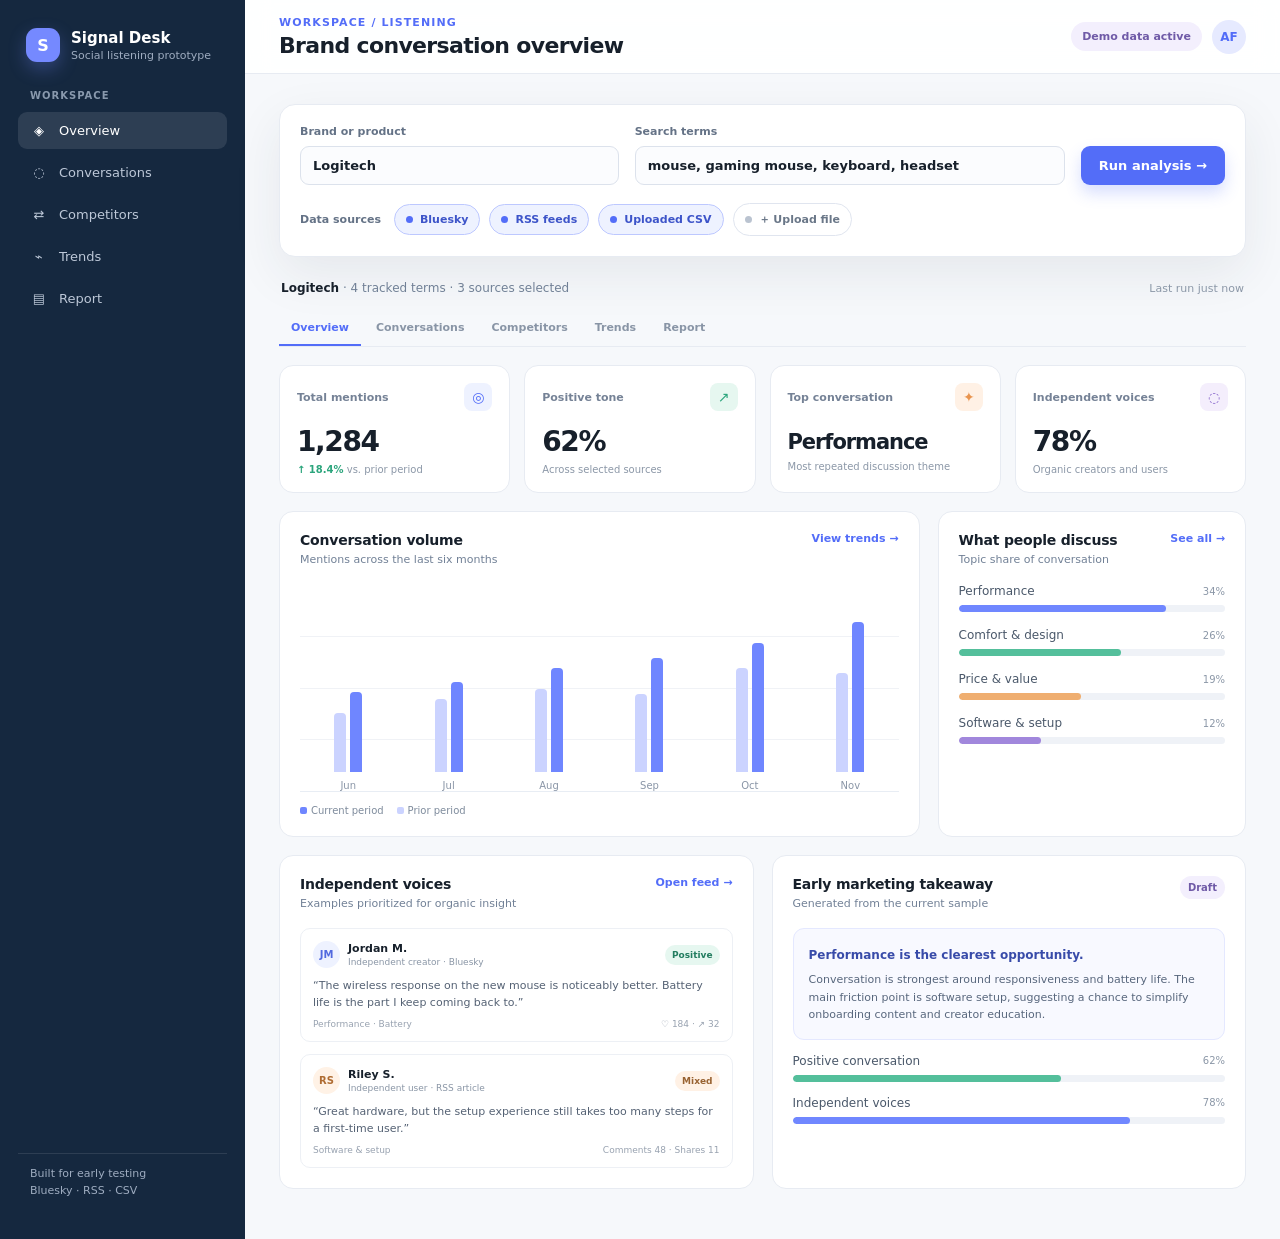
<file: index.html>
<!doctype html>
<html lang="en">
<head>
  <meta charset="UTF-8" />
  <meta name="viewport" content="width=device-width, initial-scale=1.0" />
  <title>Signal Desk — Social Listening Prototype</title>
  <style>
    :root{--ink:#17202b;--muted:#718096;--line:#e7ebf2;--paper:#f6f8fb;--card:#fff;--navy:#15283f;--blue:#536df8;--blue-soft:#eef2ff;--green:#2ba57c;--green-soft:#e6f7f0;--orange:#e9944e;--purple:#8a69cc;--shadow:0 18px 50px rgba(35,48,70,.08)}
    *{box-sizing:border-box}body{margin:0;min-width:320px;background:var(--paper);color:var(--ink);font-family:Inter,ui-sans-serif,system-ui,-apple-system,BlinkMacSystemFont,"Segoe UI",sans-serif}button,input{font:inherit}button{cursor:pointer}.shell{display:flex;min-height:100vh}.sidebar{width:245px;background:var(--navy);color:#fff;padding:28px 18px;display:flex;flex-direction:column;gap:28px}.brand{display:flex;align-items:center;gap:11px;padding:0 8px}.mark{width:34px;height:34px;border-radius:11px;background:#7589ff;display:grid;place-items:center;font-weight:800;box-shadow:0 7px 18px rgba(115,137,255,.3)}.brand strong{font-size:15px}.brand small{display:block;color:#9eacc0;font-size:11px;margin-top:2px}.nav-label{padding:0 12px;color:#8999ad;text-transform:uppercase;letter-spacing:.1em;font-size:10px;font-weight:750}.nav{display:grid;gap:5px;margin-top:-17px}.nav button{border:0;color:#bdc8d8;background:transparent;text-align:left;padding:11px 12px;border-radius:9px;font-size:13px;display:flex;gap:11px;align-items:center}.nav button:hover,.nav button.active{background:rgba(255,255,255,.1);color:#fff}.nav .icon{width:18px;text-align:center}.side-foot{margin-top:auto;color:#9eacc0;font-size:11px;line-height:1.5;padding:12px;border-top:1px solid rgba(255,255,255,.1)}.main{flex:1;min-width:0}.topbar{height:74px;background:rgba(255,255,255,.9);border-bottom:1px solid var(--line);display:flex;align-items:center;justify-content:space-between;padding:0 34px;gap:20px;position:sticky;top:0;z-index:5;backdrop-filter:blur(12px)}.eyebrow{color:var(--blue);font-size:11px;font-weight:800;letter-spacing:.1em;text-transform:uppercase}h1{margin:4px 0 0;font-size:22px;letter-spacing:-.03em}.top-actions{display:flex;align-items:center;gap:10px}.badge{color:#6f5aa7;background:#f3effd;padding:8px 11px;border-radius:20px;font-size:11px;font-weight:700}.avatar{width:34px;height:34px;border-radius:50%;background:#e6eaff;color:var(--blue);display:grid;place-items:center;font-size:12px;font-weight:800}.content{max-width:1400px;padding:30px 34px 50px;margin:0 auto}.controls{background:var(--card);border:1px solid var(--line);border-radius:16px;padding:20px;display:grid;grid-template-columns:1fr 1.35fr auto;gap:16px;align-items:end;box-shadow:var(--shadow)}label{color:#647286;font-size:11px;font-weight:750;display:grid;gap:8px}input[type=text]{width:100%;border:1px solid #dce2ec;border-radius:9px;padding:11px 12px;color:var(--ink);background:#fbfcfe;outline:none;font-size:13px}input[type=text]:focus{border-color:#91a1ff;box-shadow:0 0 0 3px rgba(75,107,251,.12)}.primary{border:0;background:var(--blue);color:#fff;border-radius:9px;padding:12px 18px;font-weight:750;font-size:13px;white-space:nowrap;box-shadow:0 8px 16px rgba(75,107,251,.22)}.primary:hover{background:#3e5be1}.sources{grid-column:1/-1;display:flex;align-items:center;gap:9px;flex-wrap:wrap;padding-top:2px}.source-title{color:#647286;font-size:11px;font-weight:750;margin-right:4px}.source{position:relative}.source input{position:absolute;opacity:0;pointer-events:none}.source span{display:inline-flex;align-items:center;gap:7px;padding:8px 11px;border:1px solid #e0e5ef;border-radius:20px;font-size:11px;color:#6a7788;background:#fff}.source span:before{content:"";width:7px;height:7px;border-radius:50%;background:#bac3d0}.source input:checked+span{color:#3d54c9;border-color:#bdc8ff;background:var(--blue-soft)}.source input:checked+span:before{background:var(--blue)}.status{display:flex;justify-content:space-between;align-items:center;padding:24px 2px 16px;gap:14px}.status p{color:var(--muted);margin:0;font-size:12px}.status strong{color:var(--ink)}.updated{color:#8b97a7;font-size:11px;white-space:nowrap}.tabs{display:flex;gap:3px;border-bottom:1px solid var(--line);margin-bottom:18px;overflow-x:auto}.tab{border:0;background:transparent;color:#8995a6;padding:10px 12px;font-size:11px;font-weight:750;border-bottom:2px solid transparent;white-space:nowrap}.tab.active{color:var(--blue);border-bottom-color:var(--blue)}.view{display:none}.view.active{display:block}.cards{display:grid;grid-template-columns:repeat(4,minmax(0,1fr));gap:14px}.metric{background:var(--card);border:1px solid var(--line);border-radius:14px;padding:17px;min-height:122px}.metric-top{display:flex;align-items:center;justify-content:space-between}.metric-label{color:#758296;font-size:11px;font-weight:700}.metric-icon{width:28px;height:28px;display:grid;place-items:center;border-radius:8px;font-size:14px;background:var(--blue-soft);color:var(--blue)}.metric:nth-child(2) .metric-icon{background:var(--green-soft);color:var(--green)}.metric:nth-child(3) .metric-icon{background:#fff1e5;color:var(--orange)}.metric:nth-child(4) .metric-icon{background:#f4eefc;color:var(--purple)}.metric-value{font-size:28px;line-height:1;letter-spacing:-.05em;font-weight:800;margin-top:17px}.metric-foot{color:#8b97a7;font-size:10px;margin-top:8px}.up{color:var(--green);font-weight:750}.workspace{margin-top:18px;display:grid;grid-template-columns:minmax(0,1.35fr) minmax(300px,.65fr);gap:18px}.lower{margin-top:18px;display:grid;grid-template-columns:minmax(0,1fr) minmax(0,1fr);gap:18px}.panel{background:var(--card);border:1px solid var(--line);border-radius:14px;padding:20px;min-width:0}.panel-head{display:flex;justify-content:space-between;align-items:flex-start;gap:12px;margin-bottom:18px}.panel-head h2{font-size:14px;margin:0;letter-spacing:-.015em}.panel-head p{color:var(--muted);font-size:11px;margin:5px 0 0}.link{border:0;background:transparent;color:var(--blue);font-size:11px;font-weight:750;padding:0}.chart{height:208px;display:flex;align-items:stretch;gap:14px;padding:8px 5px 0;border-bottom:1px solid #e8edf4;position:relative}.grid{position:absolute;left:0;right:0;height:1px;background:#f0f2f6}.g1{top:25%}.g2{top:50%}.g3{top:75%}.bar-group{flex:1;display:flex;flex-direction:column;justify-content:flex-end;align-items:center;gap:8px;position:relative;z-index:1;min-width:0}.bars{height:170px;display:flex;align-items:flex-end;gap:4px}.bar{width:12px;min-height:4px;border-radius:4px 4px 0 0}.bar.blue{background:#6f86ff}.bar.pale{background:#cbd3ff}.bar-label{color:#8995a6;font-size:10px}.legend{display:flex;gap:13px;color:#7e8b9c;font-size:10px;margin-top:13px}.legend i{width:7px;height:7px;border-radius:2px;display:inline-block;margin-right:4px}.current{background:#6f86ff}.previous{background:#cbd3ff}.topics{display:grid;gap:16px}.topic{display:grid;gap:7px}.topic-info{display:flex;justify-content:space-between;align-items:center;color:#4a586a;font-size:12px}.topic-info small{color:#8b97a7;font-size:10px}.track{height:7px;background:#eff2f7;border-radius:10px;overflow:hidden}.fill{height:100%;border-radius:10px}.fill.blue{background:#7087ff}.fill.green{background:#54bf9b}.fill.orange{background:#efae70}.fill.purple{background:#a187dc}.voice-list{display:grid;gap:12px}.voice{padding:12px;border:1px solid #edf0f5;border-radius:10px}.voice-head{display:flex;justify-content:space-between;gap:10px;align-items:center}.person{display:flex;align-items:center;gap:8px;min-width:0}.person-avatar{width:27px;height:27px;border-radius:50%;display:grid;place-items:center;font-size:10px;font-weight:800;background:#eef2ff;color:#5269df;flex:0 0 auto}.person strong{font-size:11px;display:block}.person small{color:#8a96a6;font-size:9px;display:block;margin-top:2px}.sentiment{font-size:9px;font-weight:800;padding:5px 7px;border-radius:12px}.positive{color:#237d60;background:var(--green-soft)}.mixed{color:#986231;background:#fff1e5}.negative{color:#a24747;background:#fdecec}.voice p{color:#556274;font-size:11px;line-height:1.5;margin:10px 0 8px}.voice-foot{color:#98a2b0;font-size:9px;display:flex;justify-content:space-between}.insight{background:#f8f9ff;border:1px solid #e4e8ff;border-radius:11px;padding:15px}.insight strong{color:#384ba9;font-size:12px}.insight p{color:#58677d;font-size:11px;line-height:1.6;margin:8px 0 0}.table-scroll{overflow-x:auto}.table{width:100%;border-collapse:collapse;font-size:11px}.table th{text-align:left;color:#8995a6;font-size:10px;padding:0 8px 10px;border-bottom:1px solid var(--line)}.table td{padding:12px 8px;border-bottom:1px solid #f0f2f6;color:#516074;vertical-align:top}.table td:first-child{color:var(--ink);font-weight:650;max-width:350px}.pill{display:inline-block;padding:4px 7px;border-radius:10px;font-size:9px;font-weight:800}.bluesky{color:#2b65a5;background:#e9f3ff}.rss{color:#915e2c;background:#fff1df}.csv{color:#4a7b54;background:#e8f6e9}.competitor{display:grid;grid-template-columns:84px 1fr 48px;align-items:center;gap:11px;margin:16px 0}.competitor-name{font-size:11px;font-weight:700;color:#4e5d70}.score{text-align:right;font-size:11px;font-weight:800;color:#4e5d70}.report-grid{display:grid;grid-template-columns:1fr 1fr;gap:14px}.report-card{border:1px solid #edf0f5;border-radius:11px;padding:16px}.report-card h3{font-size:12px;margin:0 0 8px}.report-card p,.report-card li{color:#69778a;font-size:11px;line-height:1.55}.report-card ul{padding-left:17px;margin:0}.empty{text-align:center;padding:38px 12px;color:#8b97a7;font-size:12px}.file-input{display:none}.toast{position:fixed;bottom:22px;right:22px;background:#1c2b3d;color:#fff;border-radius:10px;padding:12px 15px;font-size:11px;box-shadow:0 12px 35px rgba(0,0,0,.18);opacity:0;transform:translateY(12px);pointer-events:none;transition:.25s}.toast.show{opacity:1;transform:translateY(0)}
    @media(max-width:980px){.sidebar{width:72px;padding:22px 10px}.brand{justify-content:center;padding:0}.brand>div:not(.mark),.nav-label,.nav button span:not(.icon),.side-foot{display:none}.nav button{justify-content:center;padding:11px 8px}.content{padding:24px 20px 40px}.workspace{grid-template-columns:1fr}}
    @media(max-width:720px){.topbar{padding:0 18px}.content{padding:20px 14px 35px}.controls{grid-template-columns:1fr}.sources{grid-column:auto}.cards{grid-template-columns:1fr 1fr}.lower,.report-grid{grid-template-columns:1fr}.demo{display:none}.table{min-width:630px}}
  </style>
</head>
<body>
  <div class="shell">
    <aside class="sidebar">
      <div class="brand"><div class="mark">S</div><div><strong>Signal Desk</strong><small>Social listening prototype</small></div></div>
      <div class="nav-label">Workspace</div>
      <nav class="nav" aria-label="Primary navigation">
        <button class="active" data-tab="overview"><span class="icon">◈</span><span>Overview</span></button>
        <button data-tab="conversations"><span class="icon">◌</span><span>Conversations</span></button>
        <button data-tab="competitors"><span class="icon">⇄</span><span>Competitors</span></button>
        <button data-tab="trends"><span class="icon">⌁</span><span>Trends</span></button>
        <button data-tab="report"><span class="icon">▤</span><span>Report</span></button>
      </nav>
      <div class="side-foot">Built for early testing<br/>Bluesky · RSS · CSV</div>
    </aside>
    <main class="main">
      <header class="topbar"><div><div class="eyebrow">Workspace / Listening</div><h1>Brand conversation overview</h1></div><div class="top-actions"><span class="badge demo">Demo data active</span><div class="avatar">AF</div></div></header>
      <section class="content">
        <div class="controls">
          <label>Brand or product<input id="brandInput" type="text" value="Logitech" /></label>
          <label>Search terms<input id="termsInput" type="text" value="mouse, gaming mouse, keyboard, headset" /></label>
          <button id="runButton" class="primary">Run analysis →</button>
          <div class="sources"><span class="source-title">Data sources</span><label class="source"><input type="checkbox" value="Bluesky" checked/><span>Bluesky</span></label><label class="source"><input type="checkbox" value="RSS" checked/><span>RSS feeds</span></label><label class="source"><input type="checkbox" value="CSV" checked/><span>Uploaded CSV</span></label><label class="source"><input id="csvFile" class="file-input" type="file" accept=".csv,text/csv"/><span>＋ Upload file</span></label></div>
        </div>
        <div class="status"><p id="statusText"><strong>Logitech</strong> · 4 tracked terms · 3 sources selected</p><span id="updatedText" class="updated">Last run just now</span></div>
        <div class="tabs"><button class="tab active" data-tab="overview">Overview</button><button class="tab" data-tab="conversations">Conversations</button><button class="tab" data-tab="competitors">Competitors</button><button class="tab" data-tab="trends">Trends</button><button class="tab" data-tab="report">Report</button></div>

        <div id="overview" class="view active">
          <div class="cards">
            <article class="metric"><div class="metric-top"><span class="metric-label">Total mentions</span><span class="metric-icon">◎</span></div><div class="metric-value">1,284</div><div class="metric-foot"><span class="up">↑ 18.4%</span> vs. prior period</div></article>
            <article class="metric"><div class="metric-top"><span class="metric-label">Positive tone</span><span class="metric-icon">↗</span></div><div class="metric-value">62%</div><div class="metric-foot">Across selected sources</div></article>
            <article class="metric"><div class="metric-top"><span class="metric-label">Top conversation</span><span class="metric-icon">✦</span></div><div class="metric-value" style="font-size:21px;margin-top:21px">Performance</div><div class="metric-foot">Most repeated discussion theme</div></article>
            <article class="metric"><div class="metric-top"><span class="metric-label">Independent voices</span><span class="metric-icon">◌</span></div><div class="metric-value">78%</div><div class="metric-foot">Organic creators and users</div></article>
          </div>
          <div class="workspace">
            <section class="panel"><div class="panel-head"><div><h2>Conversation volume</h2><p>Mentions across the last six months</p></div><button class="link" data-tab="trends">View trends →</button></div><div class="chart"><i class="grid g1"></i><i class="grid g2"></i><i class="grid g3"></i><div class="bar-group"><div class="bars"><i class="bar pale" style="height:35%"></i><i class="bar blue" style="height:47%"></i></div><span class="bar-label">Jun</span></div><div class="bar-group"><div class="bars"><i class="bar pale" style="height:43%"></i><i class="bar blue" style="height:53%"></i></div><span class="bar-label">Jul</span></div><div class="bar-group"><div class="bars"><i class="bar pale" style="height:49%"></i><i class="bar blue" style="height:61%"></i></div><span class="bar-label">Aug</span></div><div class="bar-group"><div class="bars"><i class="bar pale" style="height:46%"></i><i class="bar blue" style="height:67%"></i></div><span class="bar-label">Sep</span></div><div class="bar-group"><div class="bars"><i class="bar pale" style="height:61%"></i><i class="bar blue" style="height:76%"></i></div><span class="bar-label">Oct</span></div><div class="bar-group"><div class="bars"><i class="bar pale" style="height:58%"></i><i class="bar blue" style="height:88%"></i></div><span class="bar-label">Nov</span></div></div><div class="legend"><span><i class="current"></i>Current period</span><span><i class="previous"></i>Prior period</span></div></section>
            <section class="panel"><div class="panel-head"><div><h2>What people discuss</h2><p>Topic share of conversation</p></div><button class="link" data-tab="conversations">See all →</button></div><div class="topics"><div class="topic"><div class="topic-info"><span>Performance</span><small>34%</small></div><div class="track"><div class="fill blue" style="width:78%"></div></div></div><div class="topic"><div class="topic-info"><span>Comfort &amp; design</span><small>26%</small></div><div class="track"><div class="fill green" style="width:61%"></div></div></div><div class="topic"><div class="topic-info"><span>Price &amp; value</span><small>19%</small></div><div class="track"><div class="fill orange" style="width:46%"></div></div></div><div class="topic"><div class="topic-info"><span>Software &amp; setup</span><small>12%</small></div><div class="track"><div class="fill purple" style="width:31%"></div></div></div></div></section>
          </div>
          <div class="lower">
            <section class="panel"><div class="panel-head"><div><h2>Independent voices</h2><p>Examples prioritized for organic insight</p></div><button class="link" data-tab="conversations">Open feed →</button></div><div class="voice-list"><article class="voice"><div class="voice-head"><div class="person"><span class="person-avatar">JM</span><div><strong>Jordan M.</strong><small>Independent creator · Bluesky</small></div></div><span class="sentiment positive">Positive</span></div><p>“The wireless response on the new mouse is noticeably better. Battery life is the part I keep coming back to.”</p><div class="voice-foot"><span>Performance · Battery</span><span>♡ 184 · ↗ 32</span></div></article><article class="voice"><div class="voice-head"><div class="person"><span class="person-avatar" style="background:#fff2e6;color:#af6c32">RS</span><div><strong>Riley S.</strong><small>Independent user · RSS article</small></div></div><span class="sentiment mixed">Mixed</span></div><p>“Great hardware, but the setup experience still takes too many steps for a first-time user.”</p><div class="voice-foot"><span>Software &amp; setup</span><span>Comments 48 · Shares 11</span></div></article></div></section>
            <section class="panel"><div class="panel-head"><div><h2>Early marketing takeaway</h2><p>Generated from the current sample</p></div><span class="badge" style="font-size:10px;padding:6px 8px">Draft</span></div><div class="insight"><strong>Performance is the clearest opportunity.</strong><p>Conversation is strongest around responsiveness and battery life. The main friction point is software setup, suggesting a chance to simplify onboarding content and creator education.</p></div><div style="height:14px"></div><div class="topic"><div class="topic-info"><span>Positive conversation</span><small>62%</small></div><div class="track"><div class="fill green" style="width:62%"></div></div></div><div class="topic" style="margin-top:14px"><div class="topic-info"><span>Independent voices</span><small>78%</small></div><div class="track"><div class="fill blue" style="width:78%"></div></div></div></section>
          </div>
        </div>

        <div id="conversations" class="view"><section class="panel"><div class="panel-head"><div><h2>Conversation feed</h2><p>Traceable examples behind the summary metrics</p></div><button id="downloadButton" class="primary" style="padding:9px 12px;font-size:11px">Download CSV</button></div><div class="table-scroll"><table class="table"><thead><tr><th>Conversation</th><th>Source</th><th>Topic</th><th>Tone</th><th>Engagement</th></tr></thead><tbody id="conversationRows"></tbody></table></div></section></div>
        <div id="competitors" class="view"><div class="lower"><section class="panel"><div class="panel-head"><div><h2>Share of conversation</h2><p>Sample competitive comparison</p></div></div><div class="competitor"><span class="competitor-name">Logitech</span><div class="track"><div class="fill blue" style="width:72%"></div></div><span class="score">42%</span></div><div class="competitor"><span class="competitor-name">Razer</span><div class="track"><div class="fill purple" style="width:53%"></div></div><span class="score">31%</span></div><div class="competitor"><span class="competitor-name">Corsair</span><div class="track"><div class="fill orange" style="width:31%"></div></div><span class="score">18%</span></div><div class="competitor"><span class="competitor-name">Other</span><div class="track"><div class="fill green" style="width:16%"></div></div><span class="score">9%</span></div></section><section class="panel"><div class="panel-head"><div><h2>Competitive read</h2><p>What the sample suggests</p></div></div><div class="insight"><strong>Logitech leads on performance conversation.</strong><p>Razer appears more often in design and customization discussions, while Corsair is strongest around enthusiast hardware. The next version will calculate these comparisons from source results.</p></div></section></div></div>
        <div id="trends" class="view"><section class="panel"><div class="panel-head"><div><h2>Trend view</h2><p>Spot rising themes and conversation spikes</p></div><span class="badge" style="font-size:10px;padding:6px 8px">6-month sample</span></div><div class="chart" style="height:300px"><i class="grid g1"></i><i class="grid g2"></i><i class="grid g3"></i><div class="bar-group"><div class="bars" style="height:245px"><i class="bar blue" style="height:37%"></i></div><span class="bar-label">Jun</span></div><div class="bar-group"><div class="bars" style="height:245px"><i class="bar blue" style="height:45%"></i></div><span class="bar-label">Jul</span></div><div class="bar-group"><div class="bars" style="height:245px"><i class="bar blue" style="height:56%"></i></div><span class="bar-label">Aug</span></div><div class="bar-group"><div class="bars" style="height:245px"><i class="bar blue" style="height:63%"></i></div><span class="bar-label">Sep</span></div><div class="bar-group"><div class="bars" style="height:245px"><i class="bar blue" style="height:79%"></i></div><span class="bar-label">Oct</span></div><div class="bar-group"><div class="bars" style="height:245px"><i class="bar blue" style="height:94%"></i></div><span class="bar-label">Nov</span></div></div></section></div>
        <div id="report" class="view"><section class="panel"><div class="panel-head"><div><h2>Draft marketing report</h2><p>A readable summary generated from the selected analysis</p></div><button id="reportButton" class="primary" style="padding:9px 12px;font-size:11px">Export report</button></div><div class="report-grid"><article class="report-card"><h3>What is happening?</h3><p>Conversation around Logitech is growing, with the strongest volume coming from performance, comfort, and battery-life discussions.</p></article><article class="report-card"><h3>What do people like?</h3><ul><li>Responsive wireless performance</li><li>Comfort for extended use</li><li>Reliable hardware quality</li></ul></article><article class="report-card"><h3>What creates friction?</h3><ul><li>Software setup feels complicated</li><li>Price comparisons appear often</li><li>Some users want simpler onboarding</li></ul></article><article class="report-card"><h3>What should marketing do?</h3><p>Use independent creators to demonstrate setup, battery performance, and real-world use cases. Keep competitor comparisons focused on clear product benefits.</p></article></div></section></div>
      </section>
    </main>
  </div>
  <div id="toast" class="toast" role="status"></div>
  <script>
    const mentions=[
      {text:'The wireless response on the new mouse is noticeably better. Battery life is the part I keep coming back to.',source:'Bluesky',topic:'Performance',tone:'Positive',engagement:216},
      {text:'Great hardware, but the setup experience still takes too many steps for a first-time user.',source:'RSS',topic:'Software & setup',tone:'Mixed',engagement:59},
      {text:'Logitech continues to be one of the most comfortable options for long gaming sessions.',source:'Bluesky',topic:'Comfort & design',tone:'Positive',engagement:143},
      {text:'The price is higher than some competitors, but the product feels more polished out of the box.',source:'RSS',topic:'Price & value',tone:'Mixed',engagement:88},
      {text:'I switched from Razer because the battery performance was more consistent on Logitech.',source:'Bluesky',topic:'Performance',tone:'Positive',engagement:121},
      {text:'The hardware is great; I just wish the software made device profiles easier to find.',source:'CSV',topic:'Software & setup',tone:'Negative',engagement:74},
      {text:'The new keyboard feels solid and the keys are quieter than expected.',source:'CSV',topic:'Comfort & design',tone:'Positive',engagement:102},
      {text:'Razer has more customization, but Logitech feels like the safer everyday choice.',source:'Bluesky',topic:'Price & value',tone:'Positive',engagement:96}
    ];
    const buttons=document.querySelectorAll('[data-tab]');
    function switchTab(tab){document.querySelectorAll('.view').forEach(v=>v.classList.toggle('active',v.id===tab));document.querySelectorAll('.tab').forEach(b=>b.classList.toggle('active',b.dataset.tab===tab));document.querySelectorAll('.nav button').forEach(b=>b.classList.toggle('active',b.dataset.tab===tab));if(tab==='conversations')renderConversations()}
    buttons.forEach(b=>b.addEventListener('click',()=>switchTab(b.dataset.tab)));
    function selectedSources(){return [...document.querySelectorAll('.source input[type=checkbox]:checked')].map(i=>i.value)}
    function activeMentions(){const sources=selectedSources();return mentions.filter(m=>sources.includes(m.source))}
    function renderConversations(){const rows=document.getElementById('conversationRows');const data=activeMentions();rows.innerHTML=data.map(m=>`<tr><td>${m.text}</td><td><span class="pill ${m.source.toLowerCase()}">${m.source}</span></td><td>${m.topic}</td><td><span class="sentiment ${m.tone==='Positive'?'positive':m.tone==='Negative'?'negative':'mixed'}">${m.tone}</span></td><td>${m.engagement}</td></tr>`).join('')||'<tr><td colspan="5"><div class="empty">Select at least one source to see conversations.</div></td></tr>'}
    function toast(message){const el=document.getElementById('toast');el.textContent=message;el.classList.add('show');clearTimeout(window.toastTimer);window.toastTimer=setTimeout(()=>el.classList.remove('show'),2500)}
    document.getElementById('runButton').addEventListener('click',()=>{const brand=document.getElementById('brandInput').value.trim()||'Your brand';const terms=document.getElementById('termsInput').value.split(',').map(t=>t.trim()).filter(Boolean);document.getElementById('statusText').innerHTML=`<strong>${brand}</strong> · ${terms.length} tracked terms · ${selectedSources().length} sources selected`;document.getElementById('updatedText').textContent='Last run just now';toast('Analysis refreshed using demo data');renderConversations()});
    document.querySelectorAll('.source input[type=checkbox]').forEach(i=>i.addEventListener('change',()=>{document.getElementById('statusText').innerHTML=`<strong>${document.getElementById('brandInput').value||'Your brand'}</strong> · ${document.getElementById('termsInput').value.split(',').filter(Boolean).length} tracked terms · ${selectedSources().length} sources selected`;renderConversations()}));
    document.getElementById('csvFile').addEventListener('change',e=>{if(e.target.files.length)toast(`${e.target.files[0].name} selected — CSV mapping will be added next`)});
    document.getElementById('downloadButton').addEventListener('click',()=>toast('CSV export will use the analyzed conversation table.'));
    document.getElementById('reportButton').addEventListener('click',()=>toast('Report export will be connected after the data pipeline is added.'));
    renderConversations();
  </script>
</body>
</html>
</file>
